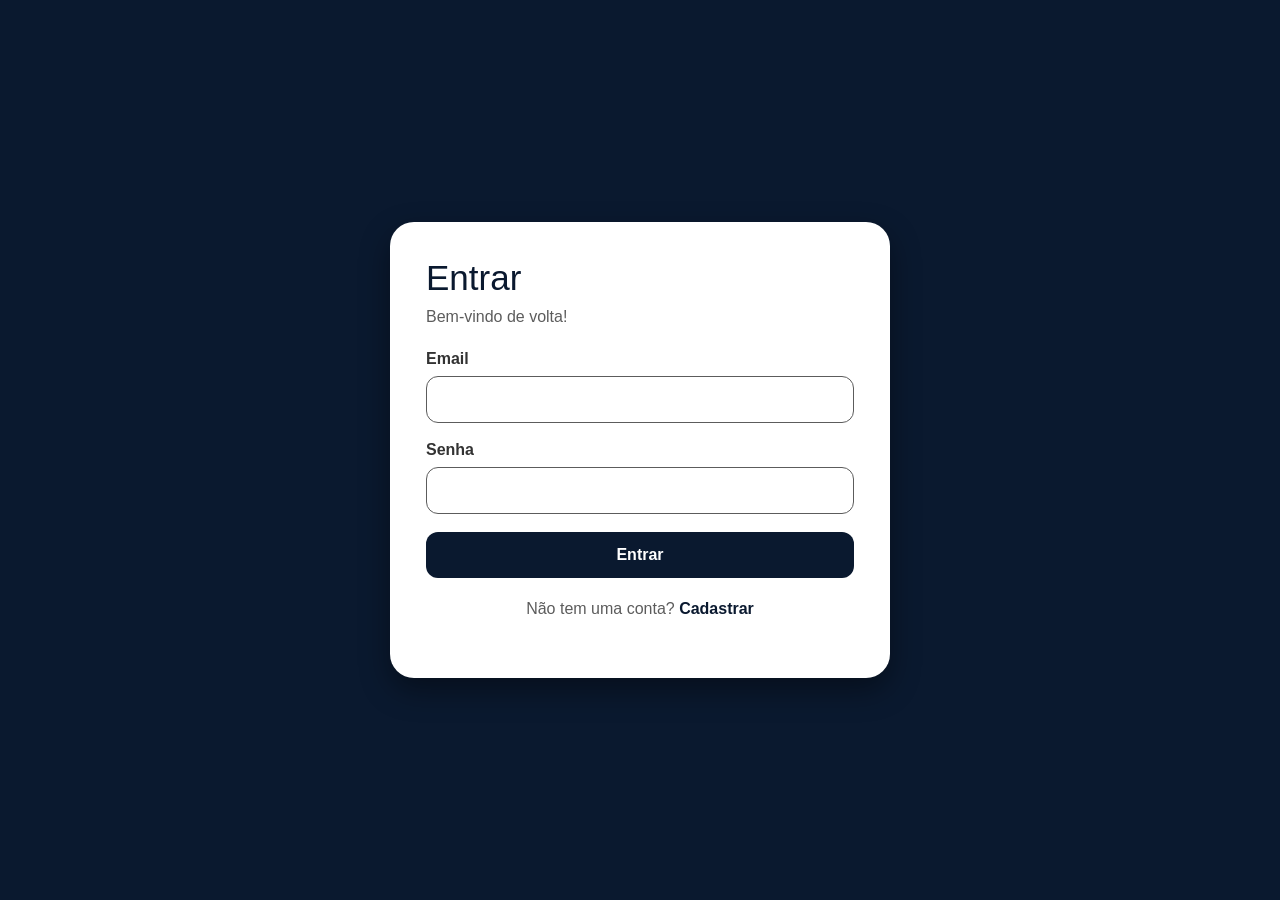
<file: assets/pages/login.html>
<!DOCTYPE html>
<html lang="en">
<head>
    <meta charset="UTF-8">
    <meta name="viewport" content="width=device-width, initial-scale=1.0">
    <title>Guestly | Login</title>
    <link rel="stylesheet" href="../css/global.css">
    <link rel="stylesheet" href="../css/form.css">
</head>
<body>
    <main>
        <section>
            <h1>Entrar</h1>
            <p>Bem-vindo de volta!</p>
            <form id="login-form" class="form-guestly">
                <div class="form-field">
                    <label for="email">Email</label>
                    <input type="email" id="email" name="email">
                </div>
                <div class="form-field">
                    <label for="password">Senha</label>
                    <input type="password" id="password" name="password">
                </div>
                <button type="submit">Entrar</button>
            </form>
            <p class="link-login">Não tem uma conta? <a href="register.html">Cadastrar</a></p>
        </section>
    </main>
</body>
</html>
</file>
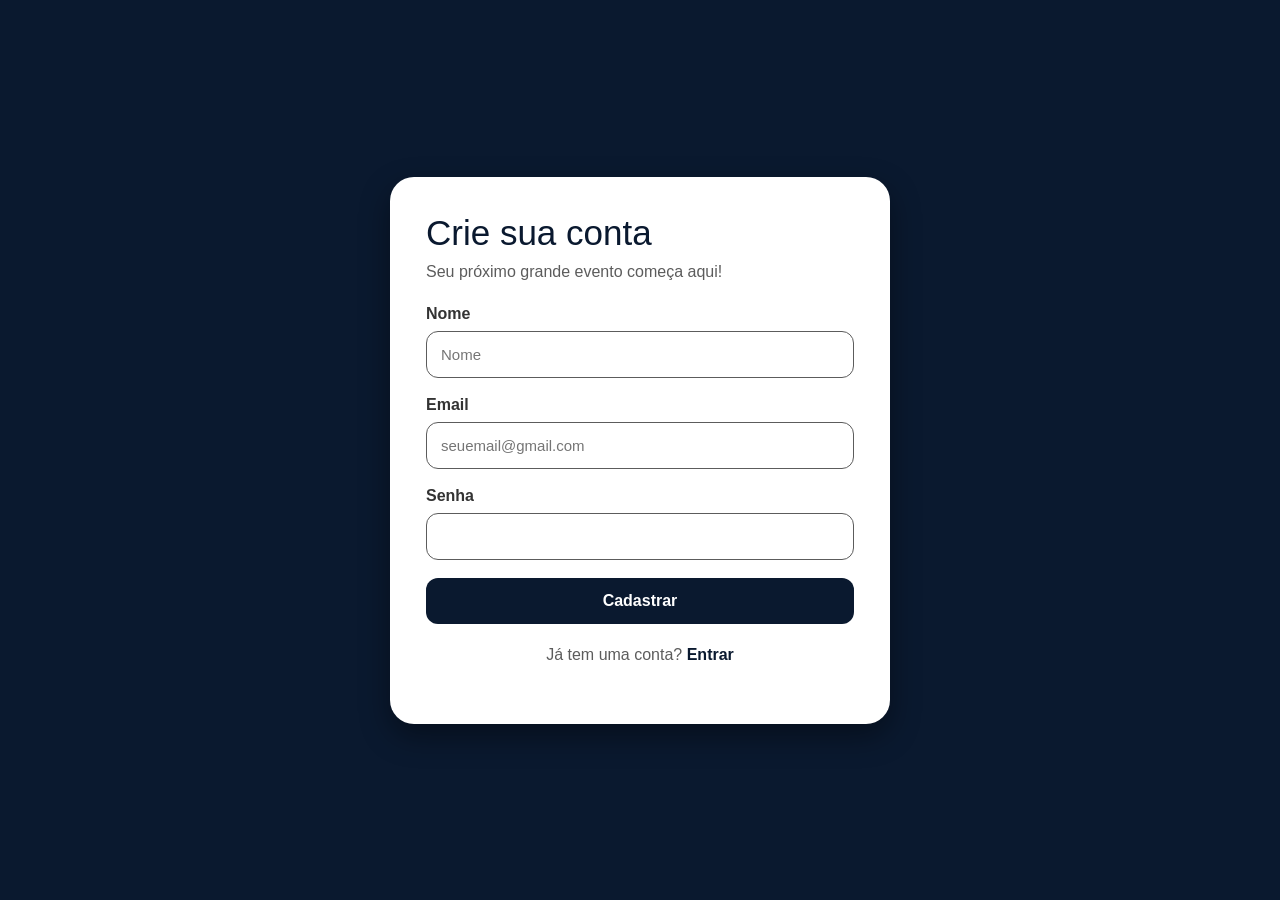
<file: assets/pages/register.html>
<!DOCTYPE html>
<html lang="en">
<head>
    <meta charset="UTF-8">
    <meta name="viewport" content="width=device-width, initial-scale=1.0">
    <title>Guestly | Cadastro</title>
    <link rel="stylesheet" href="../css/global.css">
    <link rel="stylesheet" href="../css/form.css">
</head>
<body>
    <main>
        <section>
            <h1>Crie sua conta</h1>
            <p>Seu próximo grande evento começa aqui!</p>
            <form id="register-form" class="form-guestly">
                <div class="form-field">
                    <label for="name">Nome</label>
                    <input type="text" id="name" name="name" placeholder="Nome">
                </div>
                <div class="form-field">
                    <label for="email">Email</label>
                    <input type="email" id="email" name="email" placeholder="seuemail@gmail.com">
                </div>
                <div class="form-field">
                    <label for="password">Senha</label>
                    <input type="password" id="password" name="password">
                </div>
                <button type="submit">Cadastrar</button>
            </form>
            <p class="link-login">Já tem uma conta? <a href="login.html">Entrar</a></p>
        </section>
    </main>
</body>
</html>
</file>
<file: assets/css/global.css>
* {
    margin: 0;
    padding: 0;
    box-sizing: border-box;
}

body {
    font-family: 'Segoe UI', Tahoma, Geneva, Verdana, sans-serif;
    background-color: #fffaf2;
    color: #333;
}
</file>
<file: assets/css/form.css>
body {
    min-height: 100vh;
    background-color: #0a192f;
}

main {
    min-height: 100vh;
    display: flex;
    align-items: center;
    justify-content: center;
    padding: 30px;
}

section {
    width: 100%;
    max-width: 500px;
    background: white;
    padding: 36px;
    border-radius: 24px;
    box-shadow: 0 12px 30px rgba(0, 0, 0, 0.4);

    h1 {
        font-size: 35px;
        font-weight: 300;
        margin-bottom: 10px;
        color: #0a192f;
    }

    p {
        color: #5c5c5c;
        margin-bottom: 24px;
    }
}

form {
    display: flex;
    flex-direction: column;
    gap: 18px;
}

.form-field {
    display: flex;
    flex-direction: column;
    gap: 8px;
}

label {
    font-weight: 600;
}

input {
    border: 1px solid #5c5c5c;
    border-radius: 12px;
    padding: 14px;
    font-size: 15px;
    outline: none;
}

input:focus {
    border-color: #0a192f;
    box-shadow: 0 0 0 3px rgba(37, 99, 235, 0.15);
}

button {
    background-color: #0a192f;
    color: white;
    border: none;
    border-radius: 12px;
    padding: 14px;
    font-size: 16px;
    cursor: pointer;
    font-weight: 600;
    transition: background-color 0.3s ease;

    &:hover {
        background-color: #333;
    }
}

.link-login {
    margin-top: 22px;
    text-align: center;

    a {
        color: #0a192f;
        font-weight: 700;
        text-decoration: none;
        transition: color 0.3s;

        &:hover {
            color: #333;
        }
    }
}
</file>
